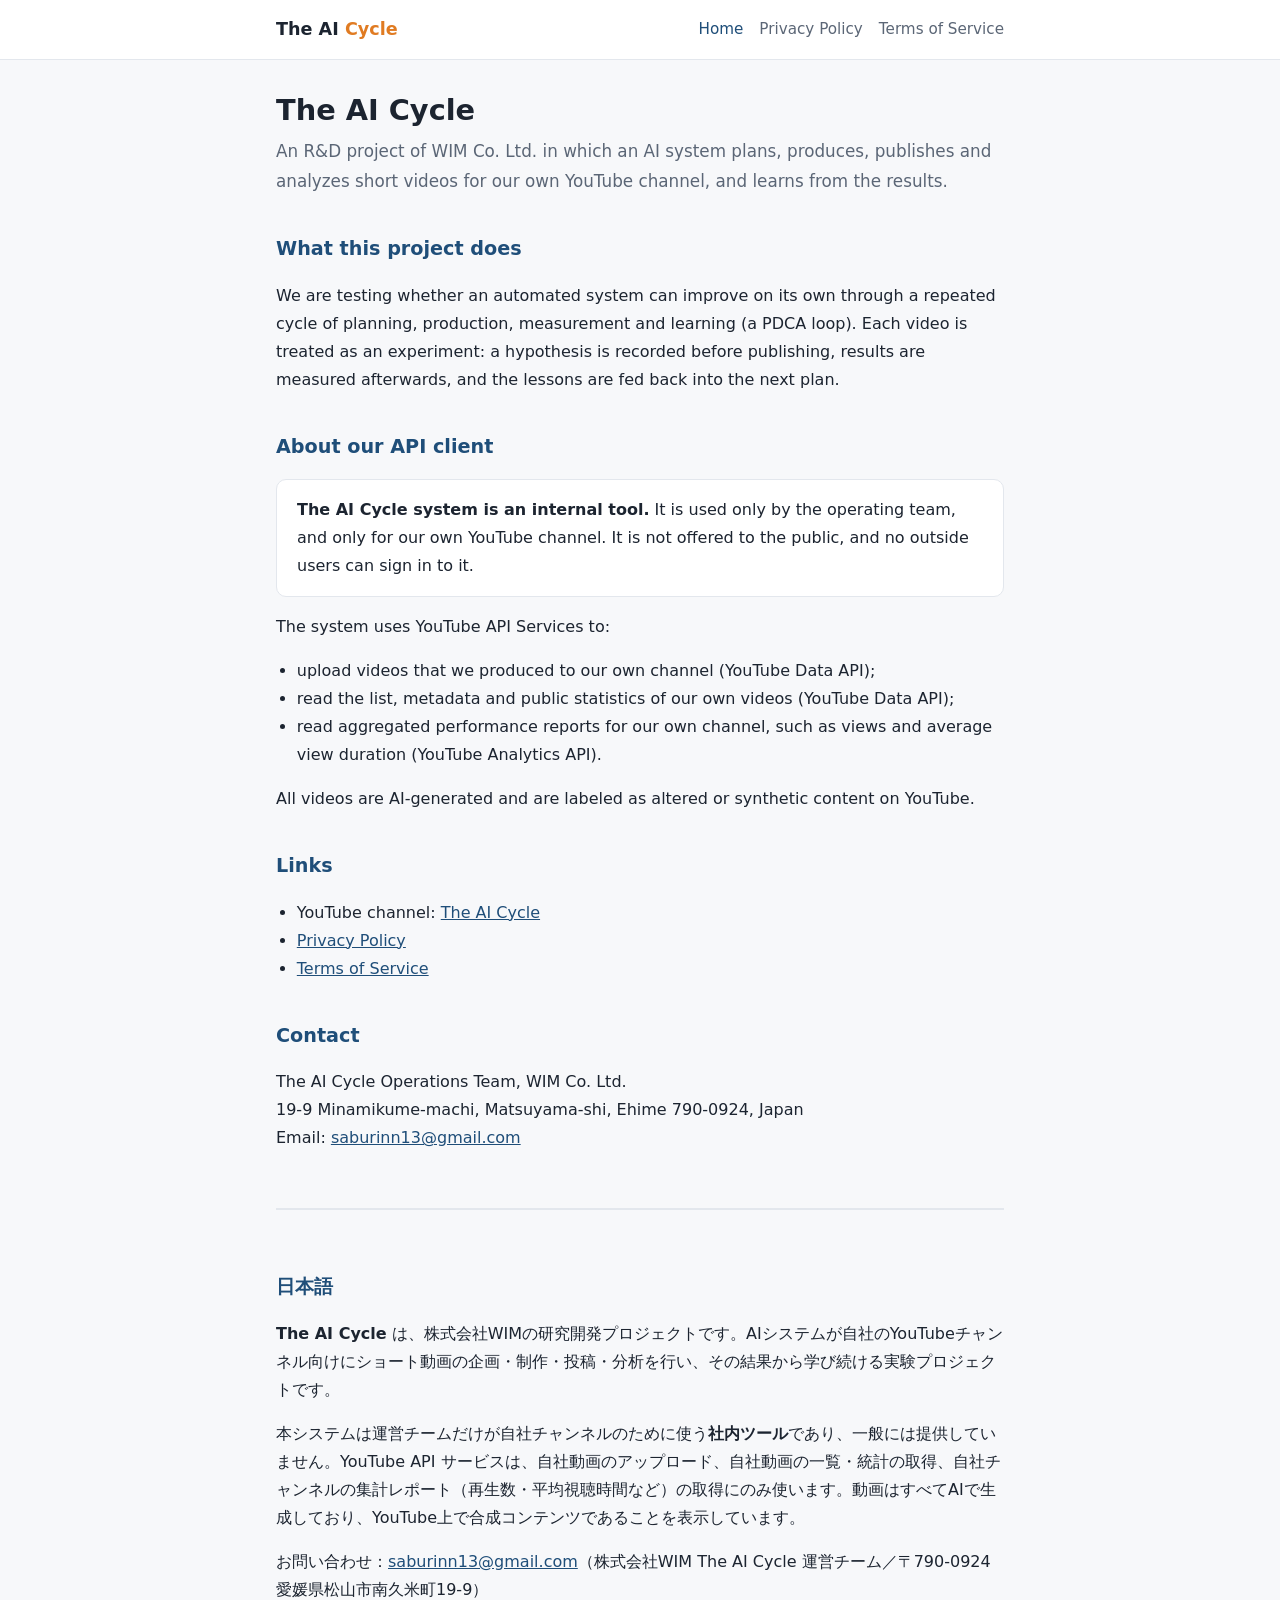
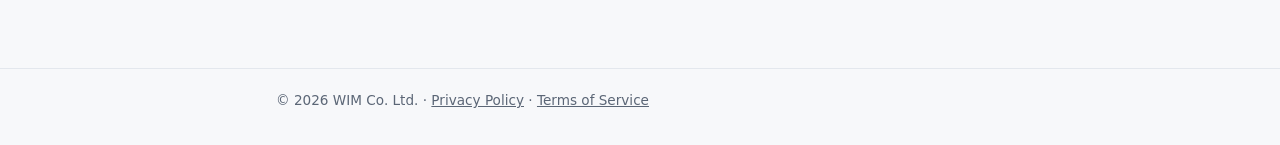
<file: index.html>
<!doctype html>
<html lang="en">
<head>
<meta charset="utf-8">
<meta name="viewport" content="width=device-width, initial-scale=1">
<title>The AI Cycle</title>
<meta name="description" content="The AI Cycle is an experimental project in which an AI system plans, produces, publishes and analyzes short videos for its own YouTube channel.">
<link rel="stylesheet" href="style.css">
</head>
<body>
<header class="site"><div class="inner">
  <a class="brand" href="./">The AI <span>Cycle</span></a>
  <nav><a href="./" aria-current="page">Home</a><a href="privacy.html">Privacy Policy</a><a href="terms.html">Terms of Service</a></nav>
</div></header>

<main>
  <h1>The AI Cycle</h1>
  <p class="lead">An R&amp;D project of WIM Co. Ltd. in which an AI system plans, produces, publishes and analyzes short videos for our own YouTube channel, and learns from the results.</p>

  <h2>What this project does</h2>
  <p>We are testing whether an automated system can improve on its own through a repeated cycle of planning, production, measurement and learning (a PDCA loop). Each video is treated as an experiment: a hypothesis is recorded before publishing, results are measured afterwards, and the lessons are fed back into the next plan.</p>

  <h2>About our API client</h2>
  <div class="card">
    <p><strong>The AI Cycle system is an internal tool.</strong> It is used only by the operating team, and only for our own YouTube channel. It is not offered to the public, and no outside users can sign in to it.</p>
  </div>
  <p>The system uses YouTube API Services to:</p>
  <ul>
    <li>upload videos that we produced to our own channel (YouTube Data API);</li>
    <li>read the list, metadata and public statistics of our own videos (YouTube Data API);</li>
    <li>read aggregated performance reports for our own channel, such as views and average view duration (YouTube Analytics API).</li>
  </ul>
  <p>All videos are AI-generated and are labeled as altered or synthetic content on YouTube.</p>

  <h2>Links</h2>
  <ul>
    <li>YouTube channel: <a href="https://www.youtube.com/channel/UCHhsmDIzEEaLoW5NDQCDJ1Q">The AI Cycle</a></li>
    <li><a href="privacy.html">Privacy Policy</a></li>
    <li><a href="terms.html">Terms of Service</a></li>
  </ul>

  <h2 id="contact">Contact</h2>
  <p>The AI Cycle Operations Team, WIM Co. Ltd.<br>19-9 Minamikume-machi, Matsuyama-shi, Ehime 790-0924, Japan<br>Email: <a href="mailto:saburinn13@gmail.com">saburinn13@gmail.com</a></p>

  <section class="lang-sep" lang="ja">
    <h2>日本語</h2>
    <p><strong>The AI Cycle</strong> は、株式会社WIMの研究開発プロジェクトです。AIシステムが自社のYouTubeチャンネル向けにショート動画の企画・制作・投稿・分析を行い、その結果から学び続ける実験プロジェクトです。</p>
    <p>本システムは運営チームだけが自社チャンネルのために使う<strong>社内ツール</strong>であり、一般には提供していません。YouTube API サービスは、自社動画のアップロード、自社動画の一覧・統計の取得、自社チャンネルの集計レポート（再生数・平均視聴時間など）の取得にのみ使います。動画はすべてAIで生成しており、YouTube上で合成コンテンツであることを表示しています。</p>
    <p>お問い合わせ：<a href="mailto:saburinn13@gmail.com">saburinn13@gmail.com</a>（株式会社WIM The AI Cycle 運営チーム／〒790-0924 愛媛県松山市南久米町19-9）</p>
  </section>
</main>

<footer class="site"><div class="inner">
  &copy; 2026 WIM Co. Ltd. &middot; <a href="privacy.html">Privacy Policy</a> &middot; <a href="terms.html">Terms of Service</a>
</div></footer>
</body>
</html>
</file>
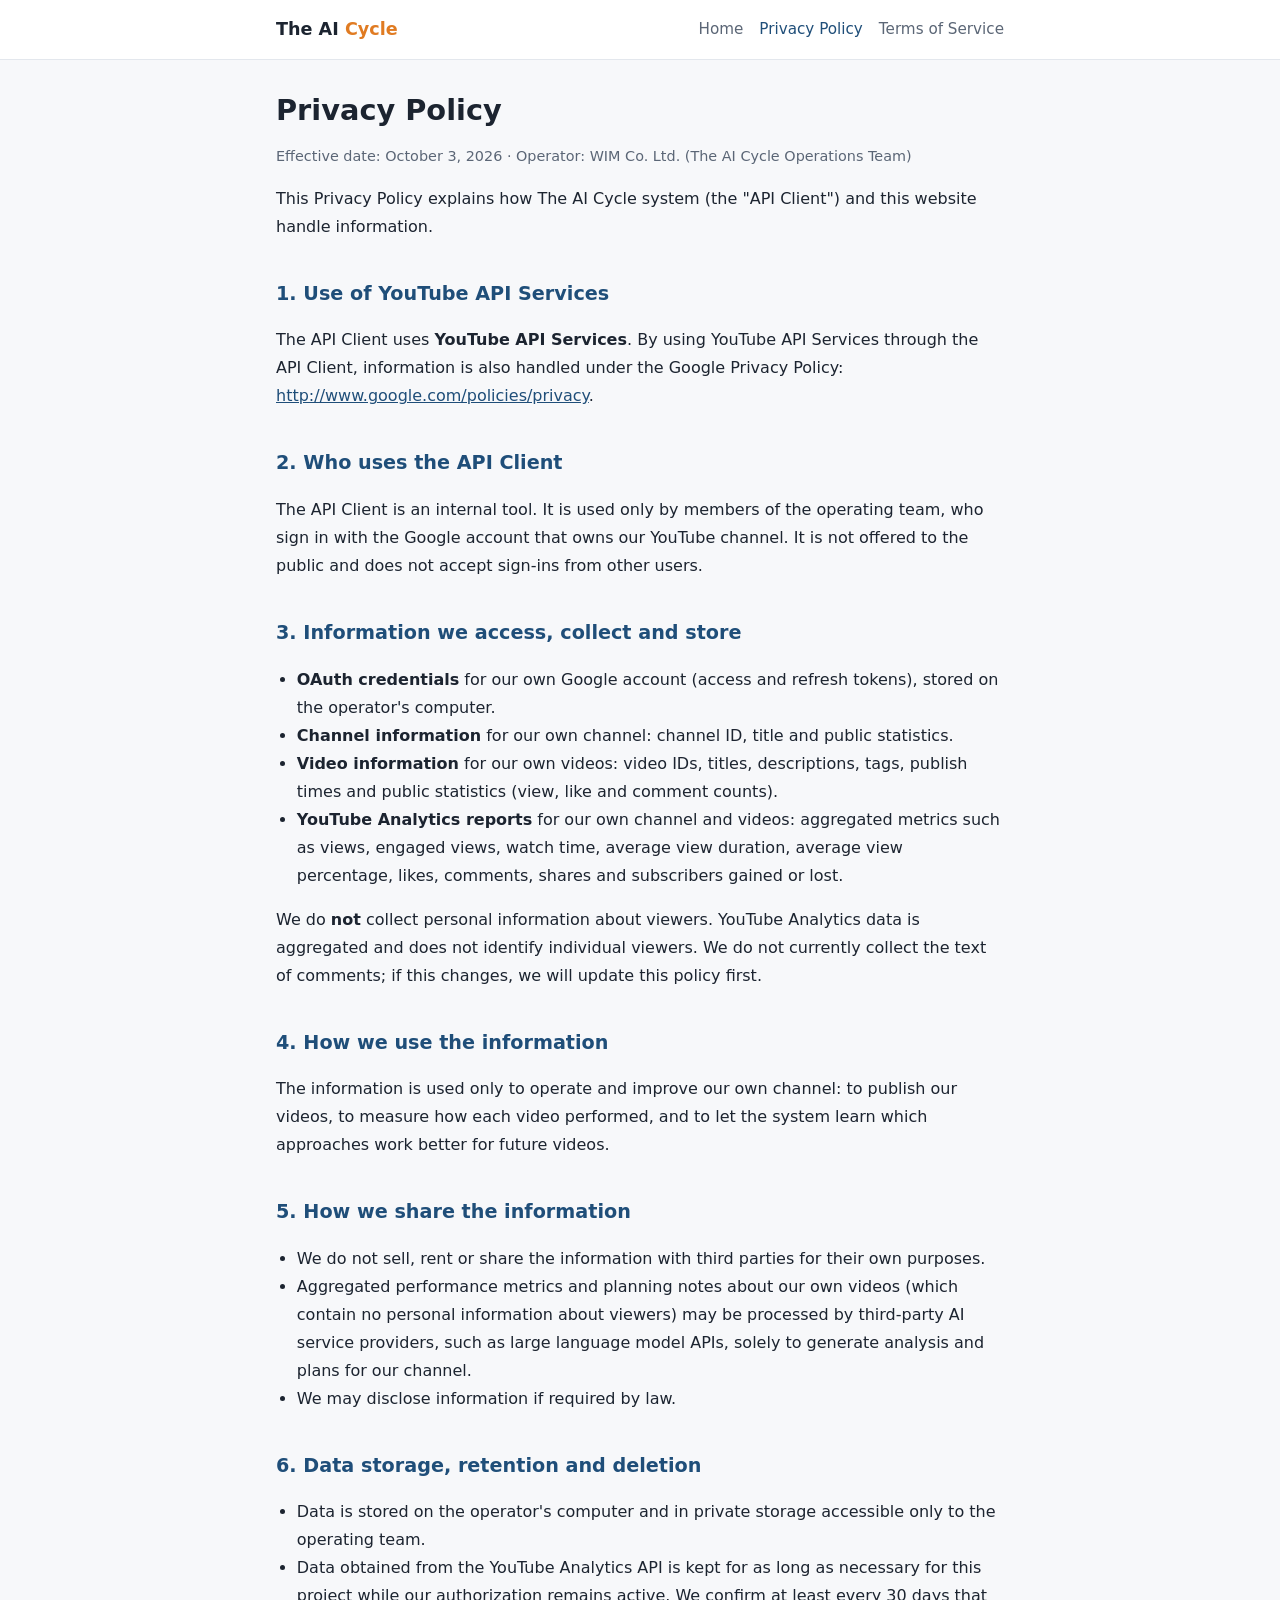
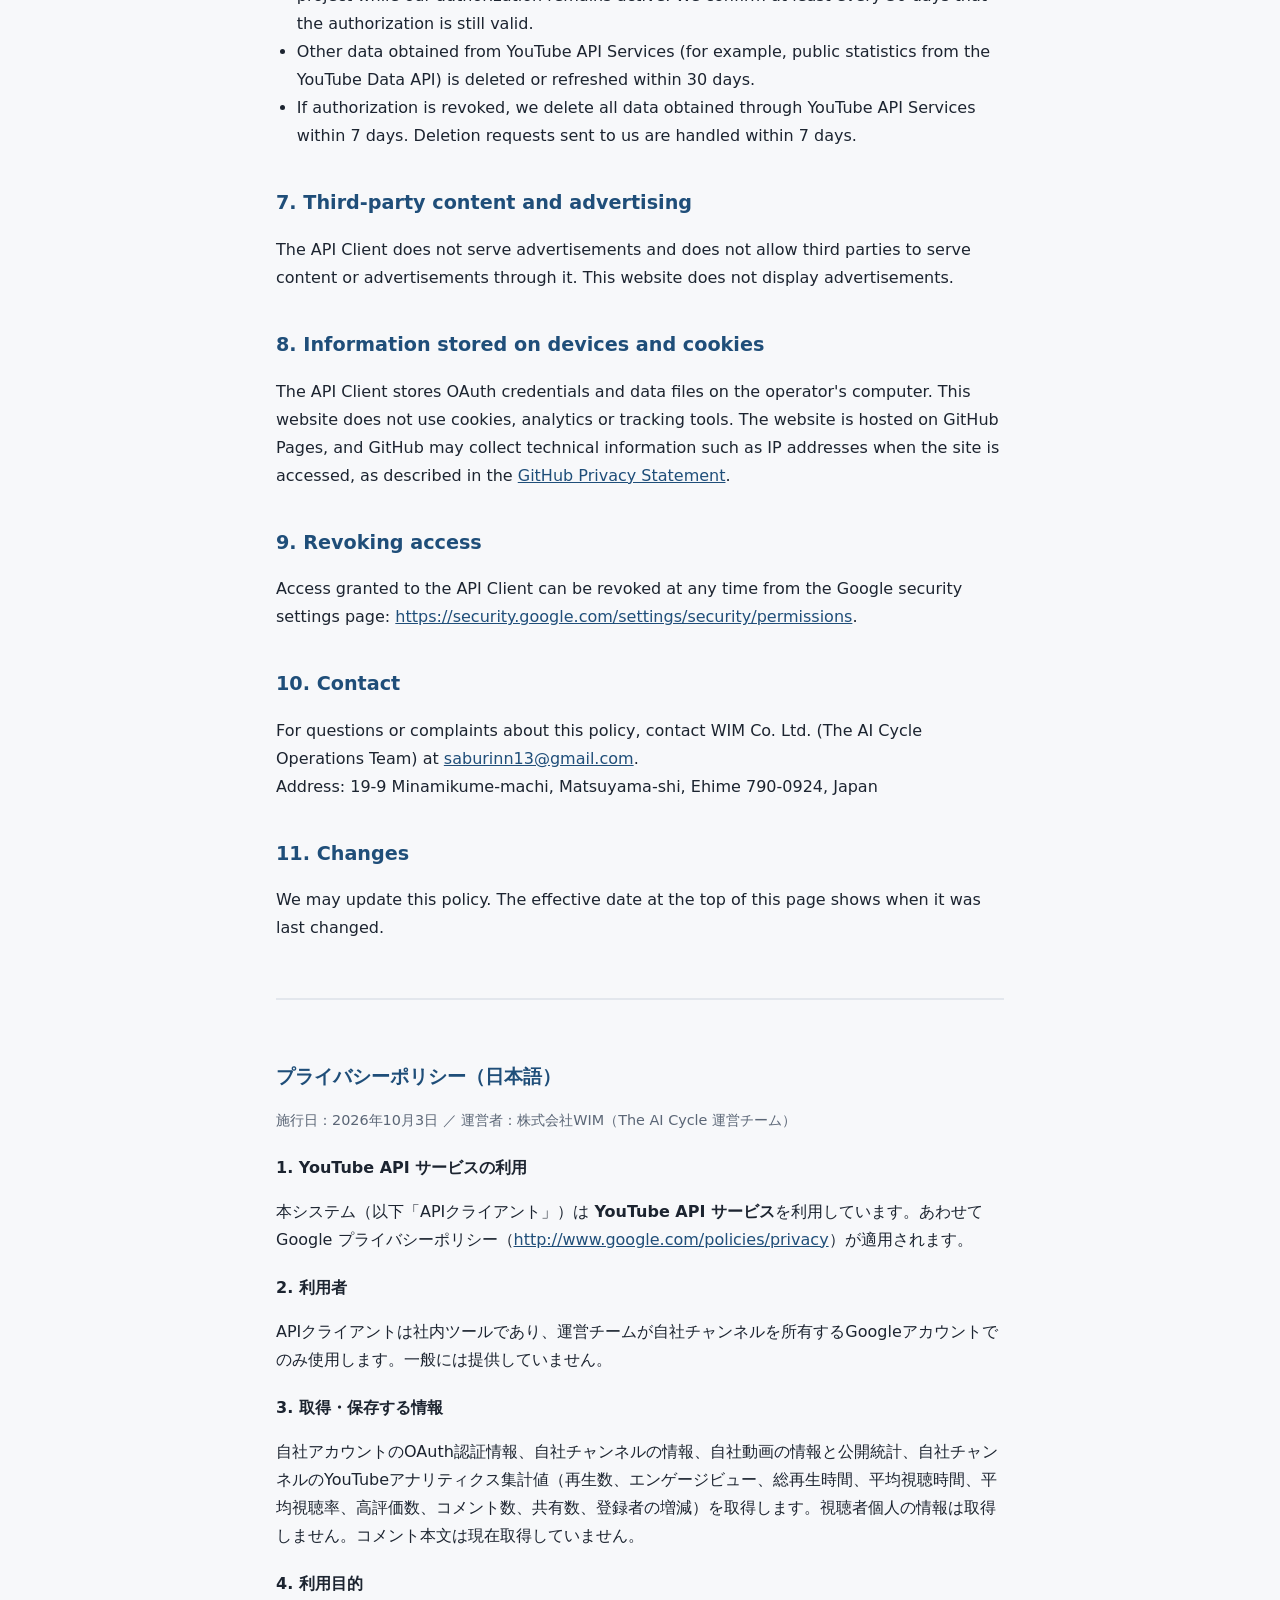
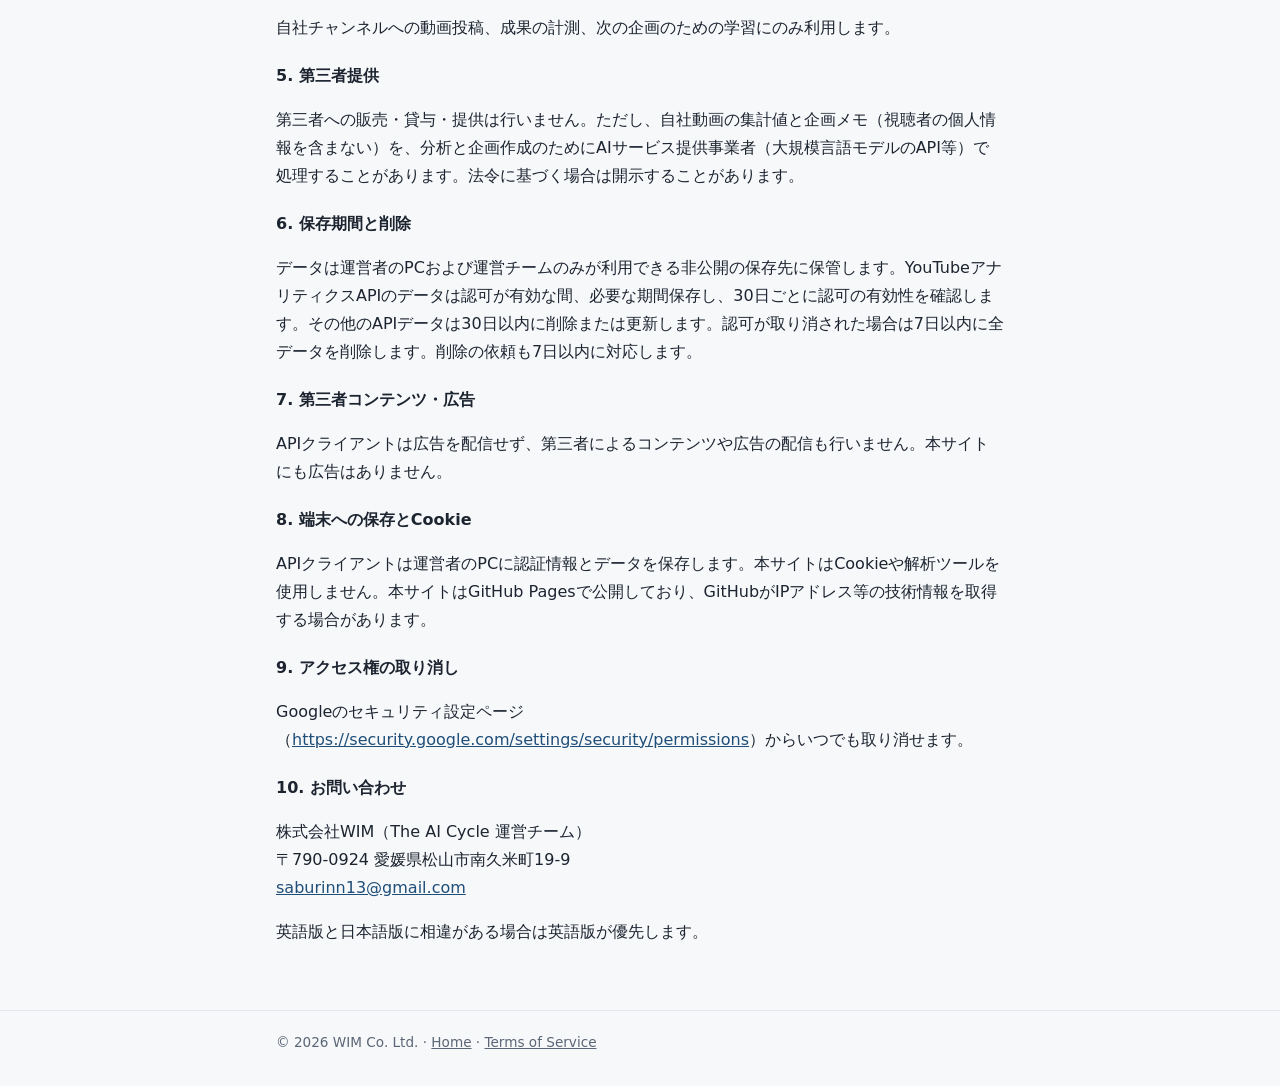
<file: privacy.html>
<!doctype html>
<html lang="en">
<head>
<meta charset="utf-8">
<meta name="viewport" content="width=device-width, initial-scale=1">
<title>Privacy Policy - The AI Cycle</title>
<link rel="stylesheet" href="style.css">
</head>
<body>
<header class="site"><div class="inner">
  <a class="brand" href="./">The AI <span>Cycle</span></a>
  <nav><a href="./">Home</a><a href="privacy.html" aria-current="page">Privacy Policy</a><a href="terms.html">Terms of Service</a></nav>
</div></header>

<main>
  <h1>Privacy Policy</h1>
  <p class="meta">Effective date: October 3, 2026 &middot; Operator: WIM Co. Ltd. (The AI Cycle Operations Team)</p>

  <p>This Privacy Policy explains how The AI Cycle system (the "API Client") and this website handle information.</p>

  <h2>1. Use of YouTube API Services</h2>
  <p>The API Client uses <strong>YouTube API Services</strong>. By using YouTube API Services through the API Client, information is also handled under the Google Privacy Policy: <a href="http://www.google.com/policies/privacy">http://www.google.com/policies/privacy</a>.</p>

  <h2>2. Who uses the API Client</h2>
  <p>The API Client is an internal tool. It is used only by members of the operating team, who sign in with the Google account that owns our YouTube channel. It is not offered to the public and does not accept sign-ins from other users.</p>

  <h2>3. Information we access, collect and store</h2>
  <ul>
    <li><strong>OAuth credentials</strong> for our own Google account (access and refresh tokens), stored on the operator's computer.</li>
    <li><strong>Channel information</strong> for our own channel: channel ID, title and public statistics.</li>
    <li><strong>Video information</strong> for our own videos: video IDs, titles, descriptions, tags, publish times and public statistics (view, like and comment counts).</li>
    <li><strong>YouTube Analytics reports</strong> for our own channel and videos: aggregated metrics such as views, engaged views, watch time, average view duration, average view percentage, likes, comments, shares and subscribers gained or lost.</li>
  </ul>
  <p>We do <strong>not</strong> collect personal information about viewers. YouTube Analytics data is aggregated and does not identify individual viewers. We do not currently collect the text of comments; if this changes, we will update this policy first.</p>

  <h2>4. How we use the information</h2>
  <p>The information is used only to operate and improve our own channel: to publish our videos, to measure how each video performed, and to let the system learn which approaches work better for future videos.</p>

  <h2>5. How we share the information</h2>
  <ul>
    <li>We do not sell, rent or share the information with third parties for their own purposes.</li>
    <li>Aggregated performance metrics and planning notes about our own videos (which contain no personal information about viewers) may be processed by third-party AI service providers, such as large language model APIs, solely to generate analysis and plans for our channel.</li>
    <li>We may disclose information if required by law.</li>
  </ul>

  <h2>6. Data storage, retention and deletion</h2>
  <ul>
    <li>Data is stored on the operator's computer and in private storage accessible only to the operating team.</li>
    <li>Data obtained from the YouTube Analytics API is kept for as long as necessary for this project while our authorization remains active. We confirm at least every 30 days that the authorization is still valid.</li>
    <li>Other data obtained from YouTube API Services (for example, public statistics from the YouTube Data API) is deleted or refreshed within 30 days.</li>
    <li>If authorization is revoked, we delete all data obtained through YouTube API Services within 7 days. Deletion requests sent to us are handled within 7 days.</li>
  </ul>

  <h2>7. Third-party content and advertising</h2>
  <p>The API Client does not serve advertisements and does not allow third parties to serve content or advertisements through it. This website does not display advertisements.</p>

  <h2>8. Information stored on devices and cookies</h2>
  <p>The API Client stores OAuth credentials and data files on the operator's computer. This website does not use cookies, analytics or tracking tools. The website is hosted on GitHub Pages, and GitHub may collect technical information such as IP addresses when the site is accessed, as described in the <a href="https://docs.github.com/en/site-policy/privacy-policies/github-general-privacy-statement">GitHub Privacy Statement</a>.</p>

  <h2>9. Revoking access</h2>
  <p>Access granted to the API Client can be revoked at any time from the Google security settings page: <a href="https://security.google.com/settings/security/permissions">https://security.google.com/settings/security/permissions</a>.</p>

  <h2>10. Contact</h2>
  <p>For questions or complaints about this policy, contact WIM Co. Ltd. (The AI Cycle Operations Team) at <a href="mailto:saburinn13@gmail.com">saburinn13@gmail.com</a>.<br>Address: 19-9 Minamikume-machi, Matsuyama-shi, Ehime 790-0924, Japan</p>

  <h2>11. Changes</h2>
  <p>We may update this policy. The effective date at the top of this page shows when it was last changed.</p>

  <section class="lang-sep" lang="ja">
    <h2>プライバシーポリシー（日本語）</h2>
    <p class="meta">施行日：2026年10月3日 ／ 運営者：株式会社WIM（The AI Cycle 運営チーム）</p>
    <h3>1. YouTube API サービスの利用</h3>
    <p>本システム（以下「APIクライアント」）は <strong>YouTube API サービス</strong>を利用しています。あわせて Google プライバシーポリシー（<a href="http://www.google.com/policies/privacy">http://www.google.com/policies/privacy</a>）が適用されます。</p>
    <h3>2. 利用者</h3>
    <p>APIクライアントは社内ツールであり、運営チームが自社チャンネルを所有するGoogleアカウントでのみ使用します。一般には提供していません。</p>
    <h3>3. 取得・保存する情報</h3>
    <p>自社アカウントのOAuth認証情報、自社チャンネルの情報、自社動画の情報と公開統計、自社チャンネルのYouTubeアナリティクス集計値（再生数、エンゲージビュー、総再生時間、平均視聴時間、平均視聴率、高評価数、コメント数、共有数、登録者の増減）を取得します。視聴者個人の情報は取得しません。コメント本文は現在取得していません。</p>
    <h3>4. 利用目的</h3>
    <p>自社チャンネルへの動画投稿、成果の計測、次の企画のための学習にのみ利用します。</p>
    <h3>5. 第三者提供</h3>
    <p>第三者への販売・貸与・提供は行いません。ただし、自社動画の集計値と企画メモ（視聴者の個人情報を含まない）を、分析と企画作成のためにAIサービス提供事業者（大規模言語モデルのAPI等）で処理することがあります。法令に基づく場合は開示することがあります。</p>
    <h3>6. 保存期間と削除</h3>
    <p>データは運営者のPCおよび運営チームのみが利用できる非公開の保存先に保管します。YouTubeアナリティクスAPIのデータは認可が有効な間、必要な期間保存し、30日ごとに認可の有効性を確認します。その他のAPIデータは30日以内に削除または更新します。認可が取り消された場合は7日以内に全データを削除します。削除の依頼も7日以内に対応します。</p>
    <h3>7. 第三者コンテンツ・広告</h3>
    <p>APIクライアントは広告を配信せず、第三者によるコンテンツや広告の配信も行いません。本サイトにも広告はありません。</p>
    <h3>8. 端末への保存とCookie</h3>
    <p>APIクライアントは運営者のPCに認証情報とデータを保存します。本サイトはCookieや解析ツールを使用しません。本サイトはGitHub Pagesで公開しており、GitHubがIPアドレス等の技術情報を取得する場合があります。</p>
    <h3>9. アクセス権の取り消し</h3>
    <p>Googleのセキュリティ設定ページ（<a href="https://security.google.com/settings/security/permissions">https://security.google.com/settings/security/permissions</a>）からいつでも取り消せます。</p>
    <h3>10. お問い合わせ</h3>
    <p>株式会社WIM（The AI Cycle 運営チーム）<br>〒790-0924 愛媛県松山市南久米町19-9<br><a href="mailto:saburinn13@gmail.com">saburinn13@gmail.com</a></p>
    <p>英語版と日本語版に相違がある場合は英語版が優先します。</p>
  </section>
</main>

<footer class="site"><div class="inner">
  &copy; 2026 WIM Co. Ltd. &middot; <a href="./">Home</a> &middot; <a href="terms.html">Terms of Service</a>
</div></footer>
</body>
</html>
</file>
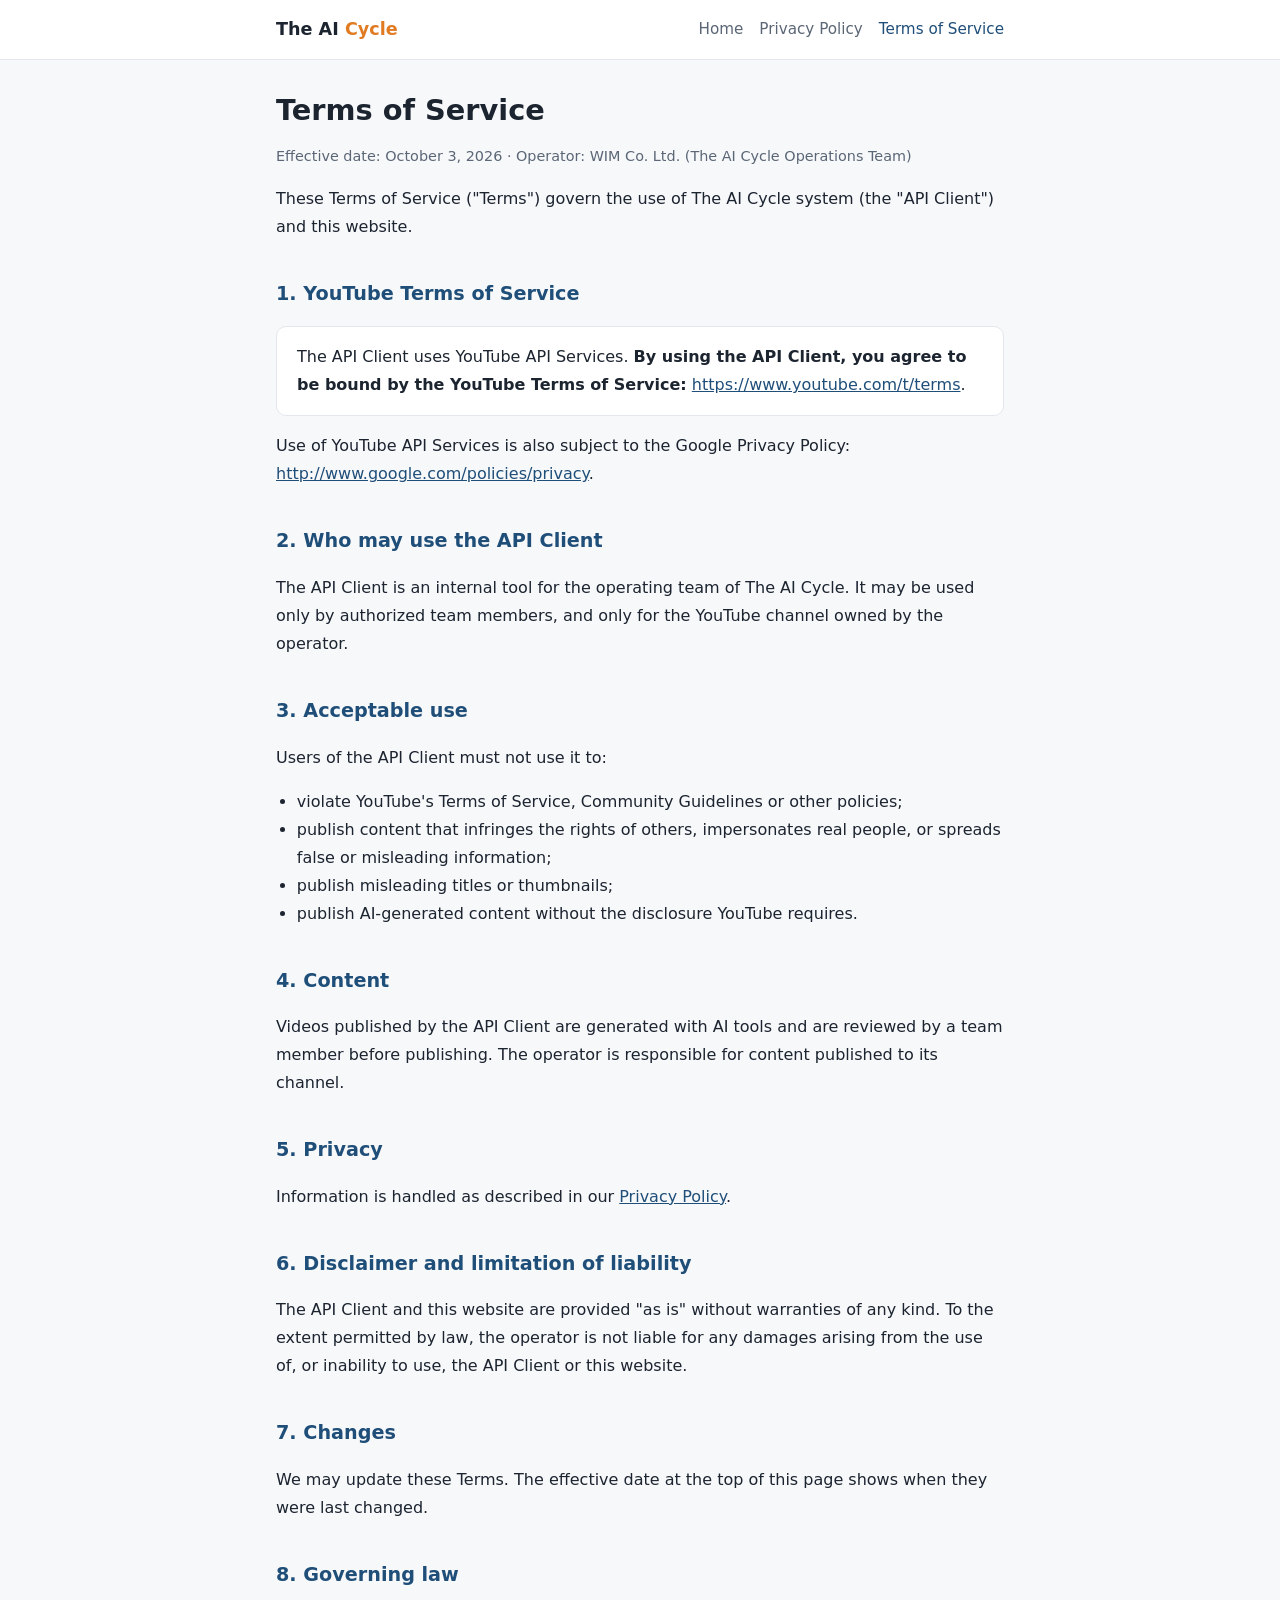
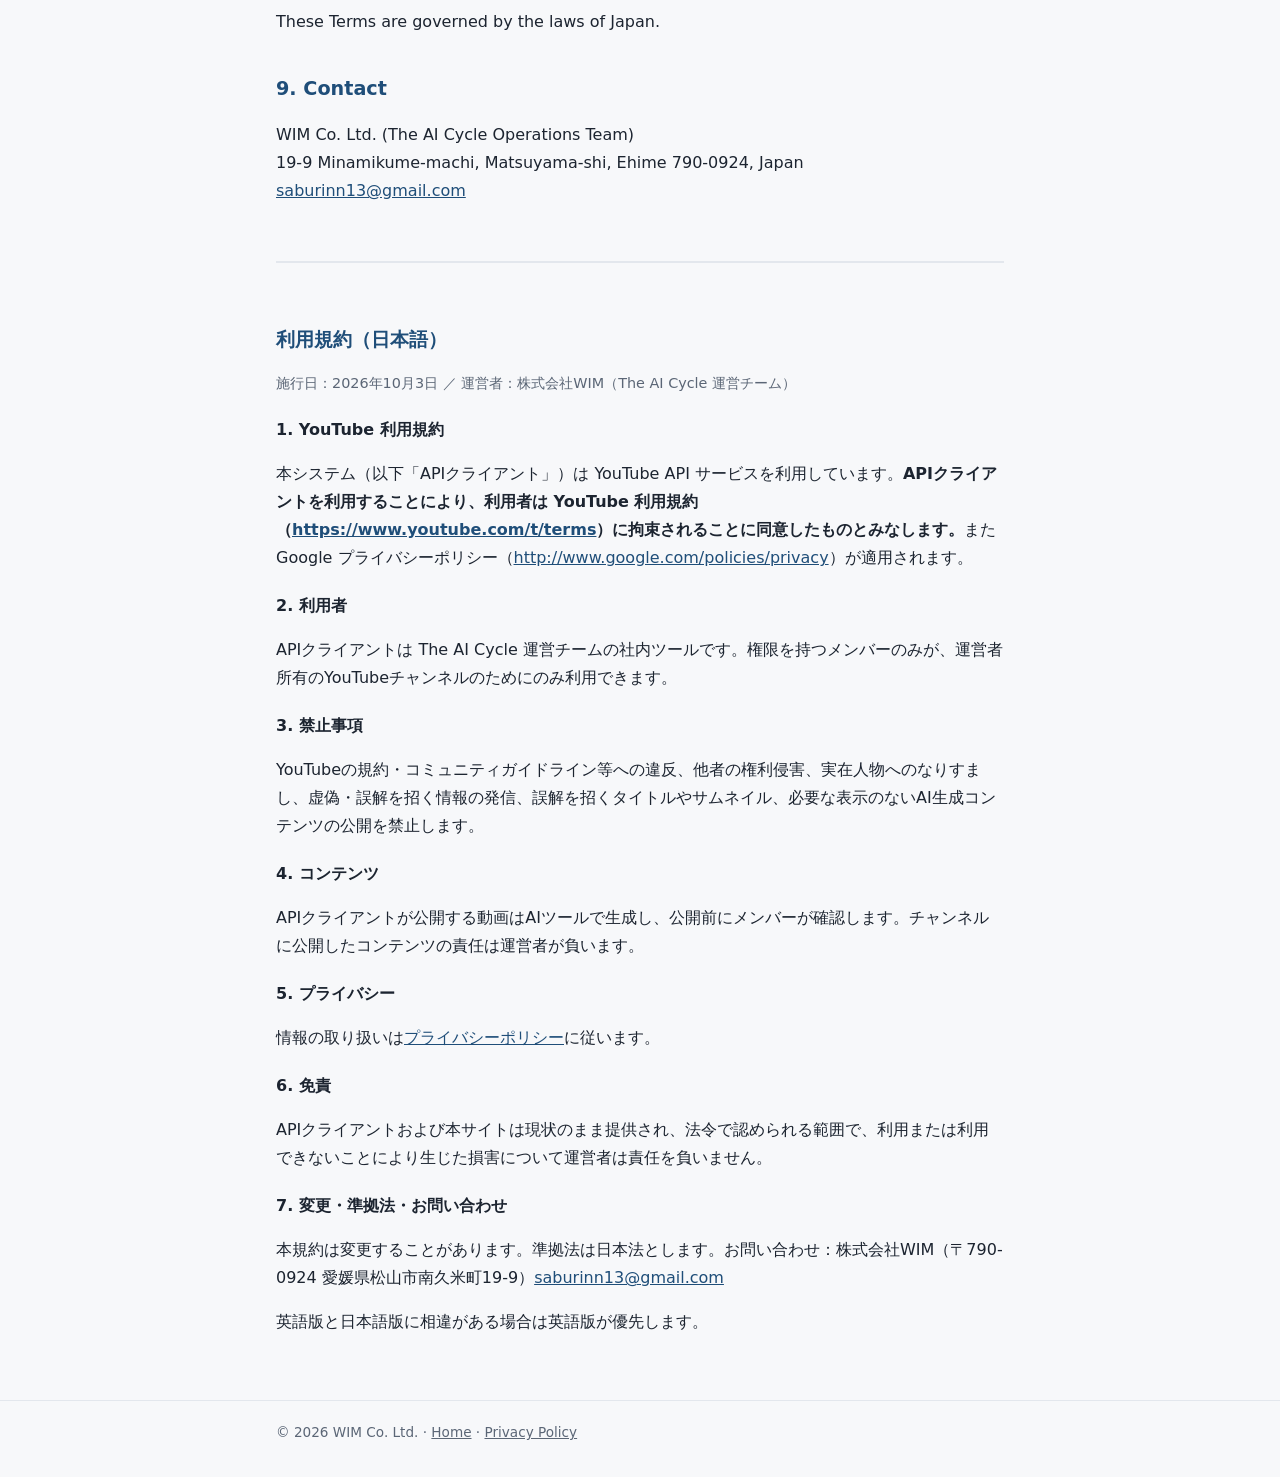
<file: terms.html>
<!doctype html>
<html lang="en">
<head>
<meta charset="utf-8">
<meta name="viewport" content="width=device-width, initial-scale=1">
<title>Terms of Service - The AI Cycle</title>
<link rel="stylesheet" href="style.css">
</head>
<body>
<header class="site"><div class="inner">
  <a class="brand" href="./">The AI <span>Cycle</span></a>
  <nav><a href="./">Home</a><a href="privacy.html">Privacy Policy</a><a href="terms.html" aria-current="page">Terms of Service</a></nav>
</div></header>

<main>
  <h1>Terms of Service</h1>
  <p class="meta">Effective date: October 3, 2026 &middot; Operator: WIM Co. Ltd. (The AI Cycle Operations Team)</p>

  <p>These Terms of Service ("Terms") govern the use of The AI Cycle system (the "API Client") and this website.</p>

  <h2>1. YouTube Terms of Service</h2>
  <div class="card">
    <p>The API Client uses YouTube API Services. <strong>By using the API Client, you agree to be bound by the YouTube Terms of Service:</strong> <a href="https://www.youtube.com/t/terms">https://www.youtube.com/t/terms</a>.</p>
  </div>
  <p>Use of YouTube API Services is also subject to the Google Privacy Policy: <a href="http://www.google.com/policies/privacy">http://www.google.com/policies/privacy</a>.</p>

  <h2>2. Who may use the API Client</h2>
  <p>The API Client is an internal tool for the operating team of The AI Cycle. It may be used only by authorized team members, and only for the YouTube channel owned by the operator.</p>

  <h2>3. Acceptable use</h2>
  <p>Users of the API Client must not use it to:</p>
  <ul>
    <li>violate YouTube's Terms of Service, Community Guidelines or other policies;</li>
    <li>publish content that infringes the rights of others, impersonates real people, or spreads false or misleading information;</li>
    <li>publish misleading titles or thumbnails;</li>
    <li>publish AI-generated content without the disclosure YouTube requires.</li>
  </ul>

  <h2>4. Content</h2>
  <p>Videos published by the API Client are generated with AI tools and are reviewed by a team member before publishing. The operator is responsible for content published to its channel.</p>

  <h2>5. Privacy</h2>
  <p>Information is handled as described in our <a href="privacy.html">Privacy Policy</a>.</p>

  <h2>6. Disclaimer and limitation of liability</h2>
  <p>The API Client and this website are provided "as is" without warranties of any kind. To the extent permitted by law, the operator is not liable for any damages arising from the use of, or inability to use, the API Client or this website.</p>

  <h2>7. Changes</h2>
  <p>We may update these Terms. The effective date at the top of this page shows when they were last changed.</p>

  <h2>8. Governing law</h2>
  <p>These Terms are governed by the laws of Japan.</p>

  <h2>9. Contact</h2>
  <p>WIM Co. Ltd. (The AI Cycle Operations Team)<br>19-9 Minamikume-machi, Matsuyama-shi, Ehime 790-0924, Japan<br><a href="mailto:saburinn13@gmail.com">saburinn13@gmail.com</a></p>

  <section class="lang-sep" lang="ja">
    <h2>利用規約（日本語）</h2>
    <p class="meta">施行日：2026年10月3日 ／ 運営者：株式会社WIM（The AI Cycle 運営チーム）</p>
    <h3>1. YouTube 利用規約</h3>
    <p>本システム（以下「APIクライアント」）は YouTube API サービスを利用しています。<strong>APIクライアントを利用することにより、利用者は YouTube 利用規約（<a href="https://www.youtube.com/t/terms">https://www.youtube.com/t/terms</a>）に拘束されることに同意したものとみなします。</strong>また Google プライバシーポリシー（<a href="http://www.google.com/policies/privacy">http://www.google.com/policies/privacy</a>）が適用されます。</p>
    <h3>2. 利用者</h3>
    <p>APIクライアントは The AI Cycle 運営チームの社内ツールです。権限を持つメンバーのみが、運営者所有のYouTubeチャンネルのためにのみ利用できます。</p>
    <h3>3. 禁止事項</h3>
    <p>YouTubeの規約・コミュニティガイドライン等への違反、他者の権利侵害、実在人物へのなりすまし、虚偽・誤解を招く情報の発信、誤解を招くタイトルやサムネイル、必要な表示のないAI生成コンテンツの公開を禁止します。</p>
    <h3>4. コンテンツ</h3>
    <p>APIクライアントが公開する動画はAIツールで生成し、公開前にメンバーが確認します。チャンネルに公開したコンテンツの責任は運営者が負います。</p>
    <h3>5. プライバシー</h3>
    <p>情報の取り扱いは<a href="privacy.html">プライバシーポリシー</a>に従います。</p>
    <h3>6. 免責</h3>
    <p>APIクライアントおよび本サイトは現状のまま提供され、法令で認められる範囲で、利用または利用できないことにより生じた損害について運営者は責任を負いません。</p>
    <h3>7. 変更・準拠法・お問い合わせ</h3>
    <p>本規約は変更することがあります。準拠法は日本法とします。お問い合わせ：株式会社WIM（〒790-0924 愛媛県松山市南久米町19-9）<a href="mailto:saburinn13@gmail.com">saburinn13@gmail.com</a></p>
    <p>英語版と日本語版に相違がある場合は英語版が優先します。</p>
  </section>
</main>

<footer class="site"><div class="inner">
  &copy; 2026 WIM Co. Ltd. &middot; <a href="./">Home</a> &middot; <a href="privacy.html">Privacy Policy</a>
</div></footer>
</body>
</html>
</file>
<file: style.css>
:root {
  --bg: #f7f8fa;
  --surface: #ffffff;
  --text: #1c2430;
  --muted: #5b6676;
  --accent: #1f4e79;
  --accent-2: #e07b22;
  --border: #e3e7ed;
}
@media (prefers-color-scheme: dark) {
  :root {
    --bg: #11161d;
    --surface: #18202a;
    --text: #e6ebf2;
    --muted: #9aa6b6;
    --accent: #7fb2e5;
    --accent-2: #f0a050;
    --border: #2a3441;
  }
}
* { box-sizing: border-box; }
html { -webkit-text-size-adjust: 100%; }
body {
  margin: 0;
  background: var(--bg);
  color: var(--text);
  font-family: system-ui, -apple-system, "Segoe UI", "Hiragino Sans", "Noto Sans JP", Meiryo, sans-serif;
  line-height: 1.75;
}
header.site {
  background: var(--surface);
  border-bottom: 1px solid var(--border);
}
header.site .inner, main, footer.site .inner {
  max-width: 760px;
  margin: 0 auto;
  padding: 0 16px;
}
header.site .inner {
  display: flex;
  flex-wrap: wrap;
  align-items: center;
  justify-content: space-between;
  gap: 8px 20px;
  padding-top: 14px;
  padding-bottom: 14px;
}
.brand { font-weight: 700; font-size: 1.1rem; color: var(--text); text-decoration: none; }
.brand span { color: var(--accent-2); }
nav a { color: var(--muted); text-decoration: none; margin-left: 16px; font-size: 0.95rem; }
nav a:first-child { margin-left: 0; }
nav a:hover, nav a[aria-current="page"] { color: var(--accent); }
main { padding-top: 32px; padding-bottom: 48px; }
h1 { font-size: 1.8rem; line-height: 1.3; margin: 0 0 8px; }
h2 { font-size: 1.2rem; margin: 36px 0 8px; color: var(--accent); }
h3 { font-size: 1rem; margin: 20px 0 4px; }
p, li { color: var(--text); }
.lead { color: var(--muted); font-size: 1.05rem; margin-top: 0; }
.meta { color: var(--muted); font-size: 0.9rem; }
a { color: var(--accent); overflow-wrap: anywhere; }
.card {
  background: var(--surface);
  border: 1px solid var(--border);
  border-radius: 10px;
  padding: 16px 20px;
  margin: 16px 0;
}
.card p { margin: 0; }
.lang-sep {
  margin: 56px 0 0;
  padding-top: 24px;
  border-top: 2px solid var(--border);
}
ul { padding-left: 1.3em; }
footer.site {
  border-top: 1px solid var(--border);
  color: var(--muted);
  font-size: 0.85rem;
  padding: 20px 0 32px;
}
footer.site a { color: var(--muted); }
</file>
